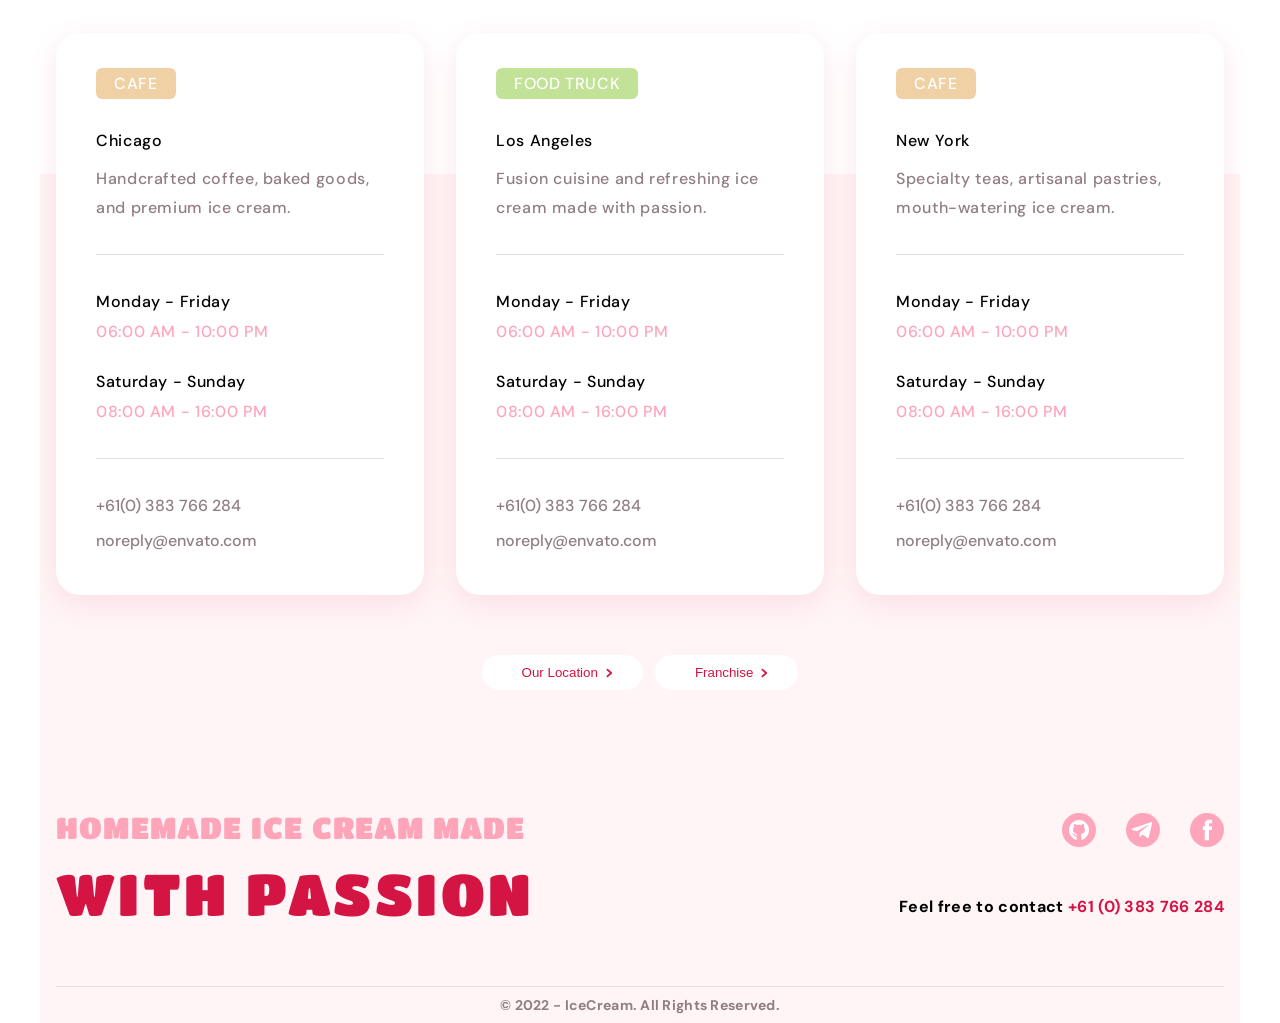
<file: index.html>
<!DOCTYPE html>
<html lang="en">
  <head>
    <meta charset="UTF-8" />
    <meta name="viewport" content="width=device-width, initial-scale=1.0" />
    <link rel="stylesheet" href="./css/main.min.css" />
    <title>contacts</title>
  </head>
  <body>
    <section class="contacts-section">
      <div class="contacts-section-first">
        <h2 class="hidden-title">Contacts</h2>
      </div>
      <ul class="contacts-list">
        <li class="contacts">
          <ul class="card">
            <li class="contacts__name"><span>cafe</span></li>
            <li class="card__details">
              <p class="card__details--location">Chicago</p>
              <p class="card__details--details">
                Handcrafted coffee, baked goods, and premium ice cream.
              </p>
            </li>
            <li class="card__program">
              <div>
                <p>Monday - Friday</p>
                <span>06:00 AM - 10:00 PM </span>
              </div>
              <div>
                <p>Saturday - Sunday</p>
                <span>08:00 AM - 16:00 PM</span>
              </div>
            </li>
            <li class="card__contacts">
              <a href="tel:+610383766284">+61(0) 383 766 284</a>
              <a href="mailto:noreply@envato.com">noreply@envato.com</a>
            </li>
          </ul>
        </li>
        <li class="contacts">
          <ul class="card">
            <li class="contacts__name"><span>food truck</span></li>
            <li class="card__details">
              <p class="card__details--location">Los Angeles</p>
              <p class="card__details--details">
                Fusion cuisine and refreshing ice cream made with passion.
              </p>
            </li>
            <li class="card__program">
              <div>
                <p>Monday - Friday</p>
                <span>06:00 AM - 10:00 PM </span>
              </div>
              <div>
                <p>Saturday - Sunday</p>
                <span>08:00 AM - 16:00 PM</span>
              </div>
            </li>
            <li class="card__contacts">
              <a href="tel:+610383766284">+61(0) 383 766 284</a>
              <a href="mailto:noreply@envato.com">noreply@envato.com</a>
            </li>
          </ul>
        </li>

        <li class="contacts">
          <ul class="card">
            <li class="contacts__name"><span>cafe</span></li>
            <li class="card__details">
              <p class="card__details--location">New York</p>
              <p class="card__details--details">
                Specialty teas, artisanal pastries, mouth-watering ice cream.
              </p>
            </li>
            <li class="card__program">
              <div>
                <p>Monday - Friday</p>
                <span>06:00 AM - 10:00 PM </span>
              </div>
              <div>
                <p>Saturday - Sunday</p>
                <span>08:00 AM - 16:00 PM</span>
              </div>
            </li>
            <li class="card__contacts">
              <a href="tel:+610383766284">+61(0) 383 766 284</a>
              <a href="mailto:noreply@envato.com">noreply@envato.com</a>
            </li>
          </ul>
        </li>
      </ul>
      <div class="contacts-section__buttons">
        <div>
          <button
            class="contacts-section__buttons--details contacts-location"
            type="button"
          >
            <span
              >Our Location
              <svg height="10px" width="7px">
                <use href="../images/symbol-defs.svg#icon-vector"></use></svg
            ></span>
          </button>
        </div>
        <div>
          <button
            class="contacts-section__buttons--details contacts-franchise"
            type="button"
          >
            <span
              >Franchise<svg height="10px" width="7px">
                <use href="../images/symbol-defs.svg#icon-vector"></use></svg
            ></span>
          </button>
        </div>
      </div>

      <footer class="footer">
        <div class="footer__container">
          <div class="footer__details">
            <div class="footer__titles">
              <h3>homemade ice cream made</h3>
              <h1>with passion</h1>
            </div>
            <div class="footer-social">
              <ul class="footer-social__list">
                <li>
                  <a
                    class="footer-social__list--item"
                    href="http://github.com"
                    target="_blank"
                    ><svg width="34px" height="34px">
                      <use
                        href="../images/symbol-defs.svg#icon-github"
                      ></use></svg
                  ></a>
                </li>
                <li>
                  <a
                    class="footer-social__list--item"
                    href="http://telegram.org"
                    target="_blank"
                  >
                    <svg width="34px" height="34px">
                      <use
                        href="../images/symbol-defs.svg#icon-telegram"
                      ></use></svg
                  ></a>
                </li>
                <li>
                  <a
                    class="footer-social__list--item"
                    href="http://facebook.com"
                    target="_blank"
                  >
                    <svg width="34px" height="34px">
                      <use
                        href="../images/symbol-defs.svg#icon-facebook"
                      ></use></svg
                  ></a>
                </li>
              </ul>
              <p class="footer-social__contact">
                Feel free to contact
                <a href="tel:+610383766284">+61 (0) 383 766 284</a>
              </p>
            </div>
          </div>
          <div class="footer-copyright">
            <p>&#169; 2022 - IceCream. All Rights Reserved.</p>
          </div>
        </div>
      </footer>
    </section>
  </body>
</html>
</file>
<file: css/main.min.css>
@import"https://fonts.googleapis.com/css2?family=DM+Sans:wght@500&display=swap";@import"https://fonts.googleapis.com/css2?family=DM+Sans:wght@500&family=Titan+One&display=swap";.footer{background-color:#fff5f6;margin:0 auto}.footer__container{max-width:1200px;margin:0 auto}.footer__details{display:flex;justify-content:space-between;margin:0 16px;padding:60px 0;border-bottom:1px solid #e1e1e1}.footer-social{display:flex;flex-direction:column;justify-content:center;gap:40px}.footer-social__list{display:flex;gap:30px;justify-content:flex-end;margin:0}.footer-social__list--item{color:#fea5bb}.footer-social__list--item:hover,.footer-social__list--item:focus{color:#d41443;cursor:pointer}.footer__titles h3{color:#ffa5ba;font-family:var(--titan-one-family);font-style:normal;font-weight:400;font-size:30px;line-height:34px;letter-spacing:.04em;text-transform:uppercase;color:#ffa5ba;margin:0}.footer__titles h1{font-family:var(--titan-one-family);font-style:normal;font-weight:400;font-size:58px;line-height:66px;letter-spacing:.06em;text-transform:uppercase;color:#d41443;padding-top:16px;margin:0}.footer-social{align-items:flex-end}.footer-social__contact{font-family:"DM Sans";font-style:normal;font-weight:700;font-size:16px;line-height:186%;letter-spacing:.02em;color:#000;padding:0;margin:0}.footer-social__contact a{color:#d41443;text-decoration:none}.footer-social__contact a:hover,.footer-social__contact a:focus{color:#ffa5ba}.footer-copyright{justify-content:center;display:flex}.footer-copyright p{font-family:"DM Sans";font-style:normal;font-weight:700;font-size:14px;line-height:186%;letter-spacing:.02em;color:#907e82;margin:5px 0}@media screen and (max-width: 768px){.footer__details{display:flex;flex-direction:column;gap:40px;margin:0 20px;padding:40px 0;border-bottom:1px solid #e1e1e1}.footer__titles{max-width:240px}.footer__titles h3{font-size:18px;line-height:23px}.footer__titles h1{font-size:34px;line-height:40px}.footer-social{align-items:flex-end}.footer-social__contact{font-family:"DM Sans";font-style:normal;font-weight:700;font-size:12px;line-height:186%;text-align:right}.footer-social__list--item svg{width:32px;height:32px}.footer-copyright p{padding-top:10px;width:150px}}@media screen and (min-width: 768px)and (max-width: 1200px){.footer__details{padding:40px 0}.footer__titles h3{max-width:340px;font-size:26px;line-height:30px}.footer__titles h1{max-width:200px;font-size:48px;line-height:55px}.footer-social{margin-bottom:10px;justify-content:flex-end}.footer-social__contact{font-size:14px;line-height:186%}.footer-copyright p{margin:8px 0;font-size:14px}}:root{--sans-font-family: "DM Sans", sans-serif;--titan-one-family: "Titan One", cursive, sans-serif}body{font-family:var(--sans-font-family);font-style:normal;margin:0 auto}li{list-style-type:none}.hidden-title{visibility:hidden;margin:0}.contacts-list{display:flex;gap:32px;justify-content:center;padding-left:0;margin:0 16px;-webkit-padding-start:0;padding-inline-start:0}.contacts{width:368px;background:#fff;box-shadow:0px 8px 30px rgba(212,20,67,.1);border-radius:24px;margin-top:2px}.contacts:nth-child(2) span:first-child{background-color:#c2e297}.contacts__name{margin-bottom:0}.contacts__name span{font-family:"DM Sans";font-style:normal;font-weight:500;font-size:16px;line-height:.3;text-align:center;letter-spacing:.04em;color:#fff;background-color:#f0d1a5;text-transform:uppercase;border-radius:6px;padding:5px 18px;margin:0}.contacts:hover,.contacts:focus{box-shadow:0px 8px 30px rgba(212,20,67,.3)}.contacts__name{-webkit-padding-start:0;padding-inline-start:0}.card{display:flex;flex-direction:column;margin:0;max-height:100%;-webkit-padding-start:0;padding-inline-start:0;padding:40px}.card__program{padding:32px 0;border-bottom:1px solid #e1e1e1;border-top:1px solid #e1e1e1;gap:20px;display:flex;flex-direction:column}.card__program span{color:#ffa5ba;font-style:normal;font-weight:500;font-size:16px;line-height:186%;letter-spacing:.04em}.card__program ul{-webkit-padding-start:0;padding-inline-start:0}.card__program p{font-style:normal;font-weight:500;font-size:16px;line-height:186%;letter-spacing:.04em;margin:0}.card__program p :nth-child(2){margin-top:20px}.card__details{padding-bottom:32px;display:grid;grid-gap:8px;padding-top:32px}.card__details p{margin:0}.card__details--location{font-family:"DM Sans";font-style:normal;font-weight:500;font-size:16px;line-height:186%;letter-spacing:.04em;color:#000}.card__details--details{font-family:"DM Sans";font-style:normal;font-weight:500;font-size:16px;line-height:183%;letter-spacing:.04em;color:#907e82}.card__contacts{gap:5px;display:flex;flex-direction:column;padding-top:32px;font-family:"DM Sans";font-style:normal;font-weight:500;font-size:16px;line-height:183%;color:#907e82}.card a{color:#907e82;text-decoration:none}.card a:hover,.card a:focus{color:#d41443}.contacts-section__buttons{padding:60px 0;display:flex;justify-content:center;gap:12px;max-width:1200px;margin:0 auto}.contacts-section__buttons--details{border-radius:22px;color:#d41342;background-color:#fff;border:none;padding:10px 45px 10px 40px}.contacts-section__buttons--details span{position:relative}.contacts-section__buttons--details svg{position:absolute;color:inherit;right:-15px;top:3px}.contacts-section__buttons--details:hover,.contacts-section__buttons--details:focus{background-color:#d41443;color:#fff;cursor:pointer;transition-duration:250ms}@media screen and (min-width: 320px)and (max-width: 768px){.contacts{display:flex;flex-direction:column;max-height:100%;justify-content:center;width:280px;margin:0}.contacts__name{min-width:80px;height:16px}.contacts__name span{font-size:12px}.contacts-list{display:flex;flex-direction:column;align-items:center;gap:20px}.contacts-section{width:100vw}.contacts-section__buttons{gap:10px;flex-direction:column;align-items:center;padding:32px 0 0 0}.contacts-section__buttons--details{width:161.45px;height:44px}.card__program{padding:24px 0;gap:8px}.card__program p{font-size:12px}.card__program span{font-size:12px}.card__details{display:flex;flex-direction:column;padding:24px 0}.card__details--location{font-size:12px}.card__details--details{font-size:12px}.card__contacts{padding:24px 0 0}.card__contacts a{font-size:12px}}@media screen and (min-width: 768px)and (max-width: 1200px){.contacts{display:flex;flex-direction:column;max-height:100%;justify-content:center;width:224px;margin:0}.contacts__name{min-width:80px;height:16px}.contacts-list{display:flex;align-items:center;gap:20px}.contacts-section{width:100vw}.contacts-section__buttons{gap:14px;align-items:center;padding:60px 0 0 0}.contacts-section__buttons--details{padding:13px 50px 13px 35px}.card{padding:40px 32px}.card__program{padding:24px 0;gap:8px}.card__program p{font-size:14px}.card__program span{font-size:14px}.card__details{display:flex;flex-direction:column}.card__details--location{font-size:14px}.card__details--details{font-size:14px;width:176px}.card__contacts a{font-size:14px}}.contacts-section{background-image:linear-gradient(0deg, #fff5f6 88% 12%, #fff 12% 0);margin:0 auto;max-width:1200px}@media screen and (min-width: 320px){.contacts-section{min-width:320px;background-image:linear-gradient(0deg, #fff5f6 0 83%, #fff 17% 0)}}@media screen and (min-width: 768px)and (max-width: 1200px){.contacts-section{background-image:linear-gradient(0deg, #fff5f6 65% 65%, #fff 35% 0)}}/*# sourceMappingURL=main.min.css.map */
</file>
